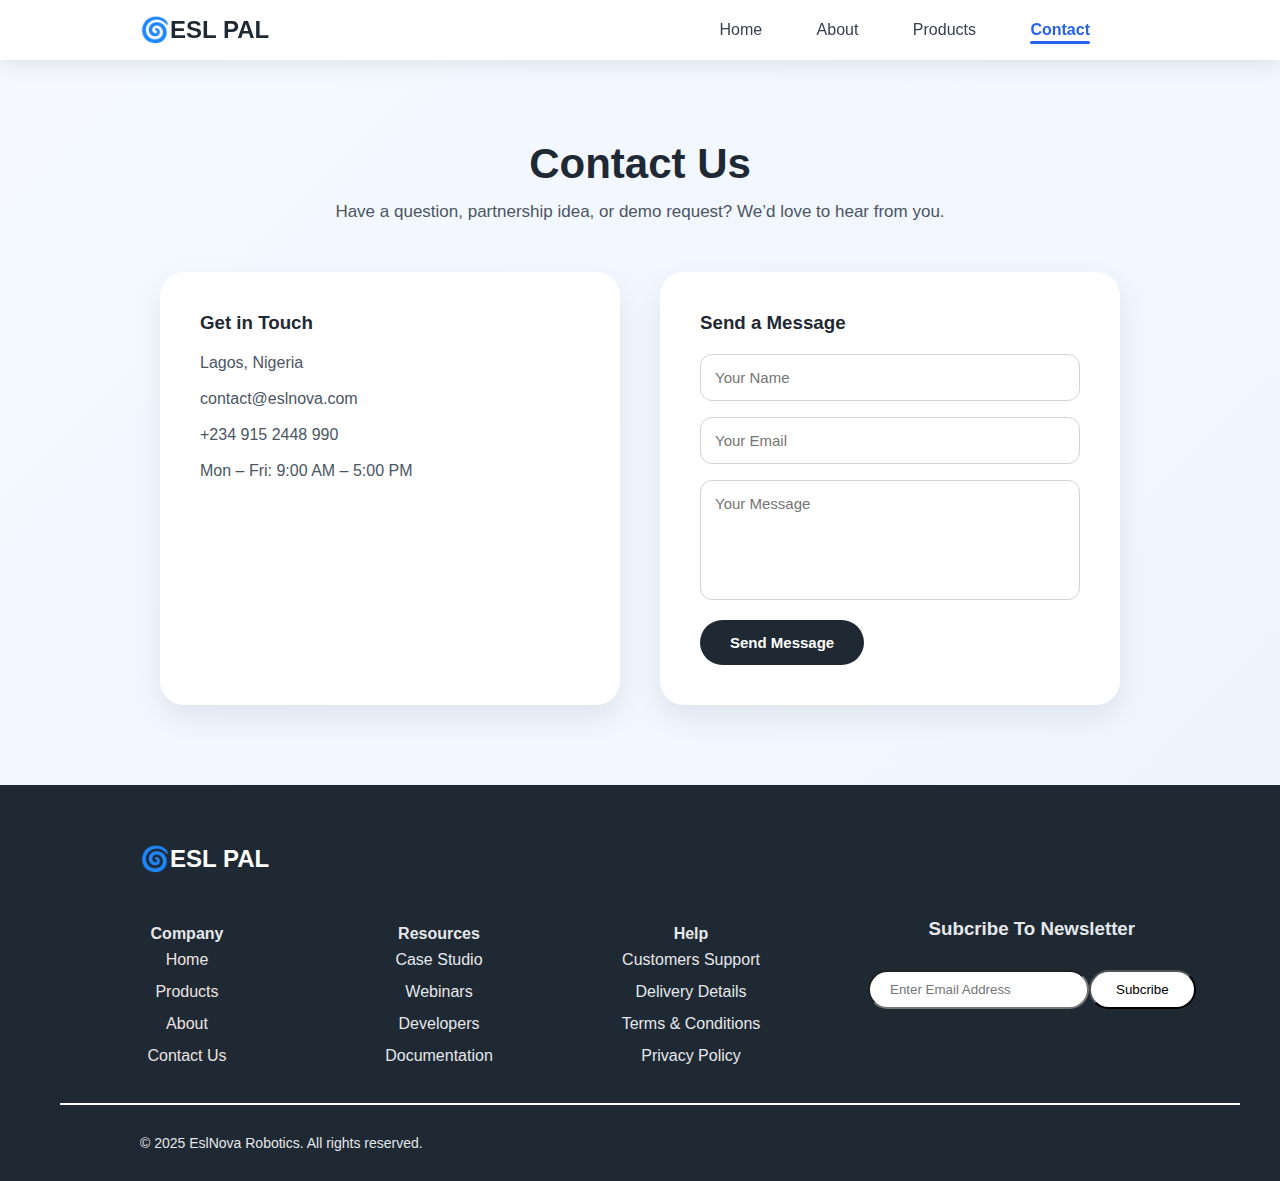
<file: pages/contact.html>
<!DOCTYPE html>
<html lang="en">

<head>
    <meta charset="UTF-8">
    <meta name="viewport" content="width=device-width, initial-scale=1.0">
    <title>ESL ContactUs</title>
    <link rel="stylesheet" href="./contact.css">
</head>

<body>
    <!-- HEADER -->
    <header>
        <div class="logo"><a href="../index.html">🌀ESL PAL</a></div>

        <!-- Desktop nav -->
        <nav class="desktop-nav">
            <a href="../index.html">Home</a>
            <a href="./about.html">About</a>
            <a href="./product.html">Products</a>
            <a href="./contact.html" class="active">Contact</a>
        </nav>

        <!-- Mobile hamburger -->
        <nav class="mobile-nav">
            <input type="checkbox" id="menu-toggle">
            <label for="menu-toggle" class="hamburger">
                <span></span>
                <span></span>
                <span></span>
            </label>

            <div class="menu">
                <div class="logos"><a href="../index.html">🌀ESL PAL</a></div>
                <ul>

                    <li><a href="../index.html">HOME</a></li>
                    <li><a href="./about.html">ABOUT</a></li>
                    <li><a href="./product.html">PRODUCTS</a></li>
                    <li><a href="./contact.html">CONTACT US</a></li>
                </ul>


            </div>
        </nav>
    </header>




    <!-- CONTACT -->
    <section class="contact">
        <h1>Contact Us</h1>
        <p>Have a question, partnership idea, or demo request? We’d love to hear from you.</p>


        <div class="contact-grid">


            <div class="contact-info">
                <h3>Get in Touch</h3>
                <div class="info-item"> Lagos, Nigeria</div>
                <div class="info-item"> contact@eslnova.com</div>
                <div class="info-item"> +234 915 2448 990</div>
                <div class="info-item"> Mon – Fri: 9:00 AM – 5:00 PM</div>
            </div>


            <div class="contact-form">
                <h3>Send a Message</h3>
                <form>
                    <input type="text" placeholder="Your Name" required>
                    <input type="email" placeholder="Your Email" required>
                    <textarea placeholder="Your Message"></textarea>
                    <button type="submit">Send Message</button>
                </form>
            </div>


        </div>
    </section>


    <!-- FOOTER -->
    <footer>
        <div class="logo">🌀ESL PAL</div>
        <div class="show">
            <div>
                <table>
                    <tr>
                        <th>Company</th>
                        <th>Resources</th>
                        <th>Help</th>
                    </tr>

                    <tr>
                        <td><a href="../index.html">Home</a></td>
                        <td>Case Studio</td>
                        <td>Customers Support</td>
                    </tr>

                    <tr>
                        <td><a href="./product.html">Products</a></td>
                        <td>Webinars</td>
                        <td>Delivery Details</td>
                    </tr>

                    <tr>
                        <td><a href="./about.html">About</a></td>
                        <td>Developers</td>
                        <td>Terms & Conditions</td>
                    </tr>

                    <tr>
                        <td><a href="./contact.html">Contact Us</a></td>
                        <td>Documentation</td>
                        <td>Privacy Policy</td>
                    </tr>
                </table>

            </div>
            <div id="showspace">
                <h3>Subcribe To Newsletter</h3>
                <div class="twins">
                    <div class="type">
                        <input type="text" placeholder="Enter Email Address">
                    </div>
                    <div>
                        <button>
                            Subcribe
                        </button>
                    </div>
                </div>

            </div>
        </div>

        <p>© 2025 EslNova Robotics. All rights reserved.</p>
    </footer>
</body>

</html>
</file>
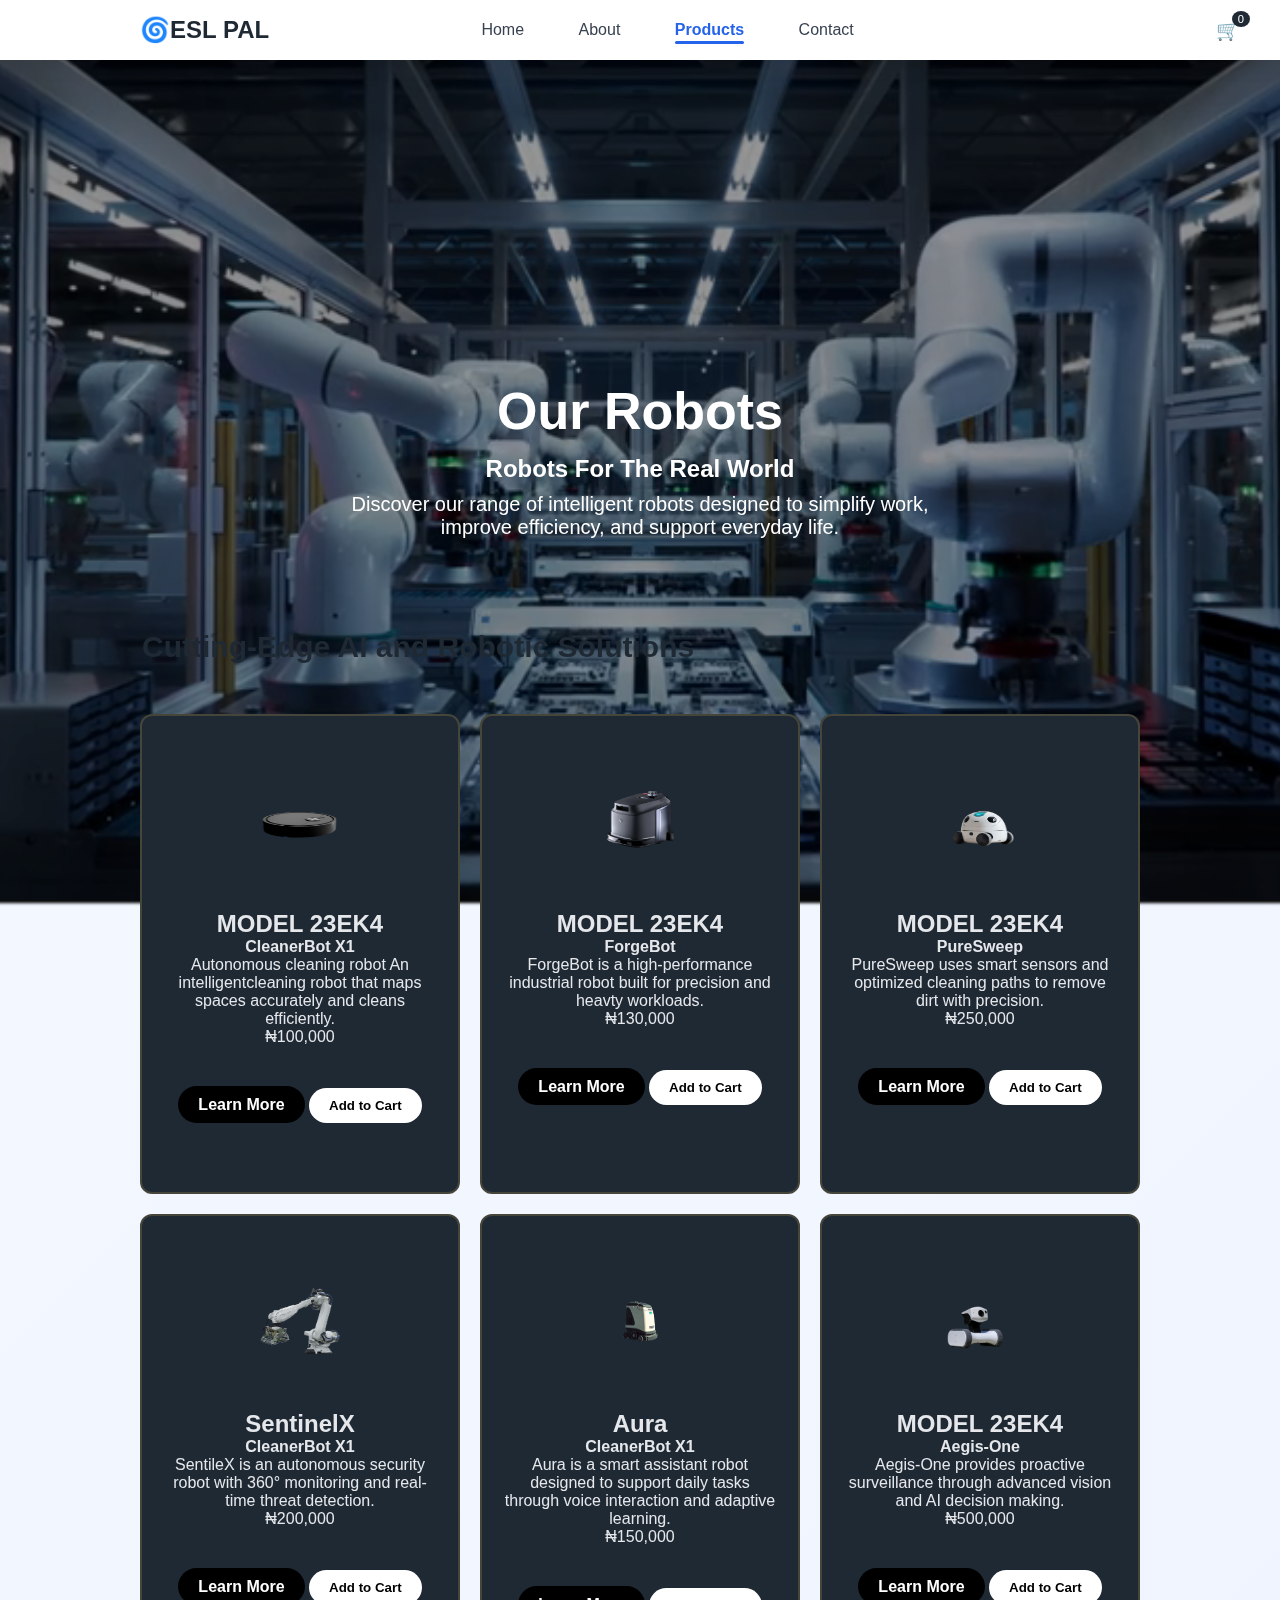
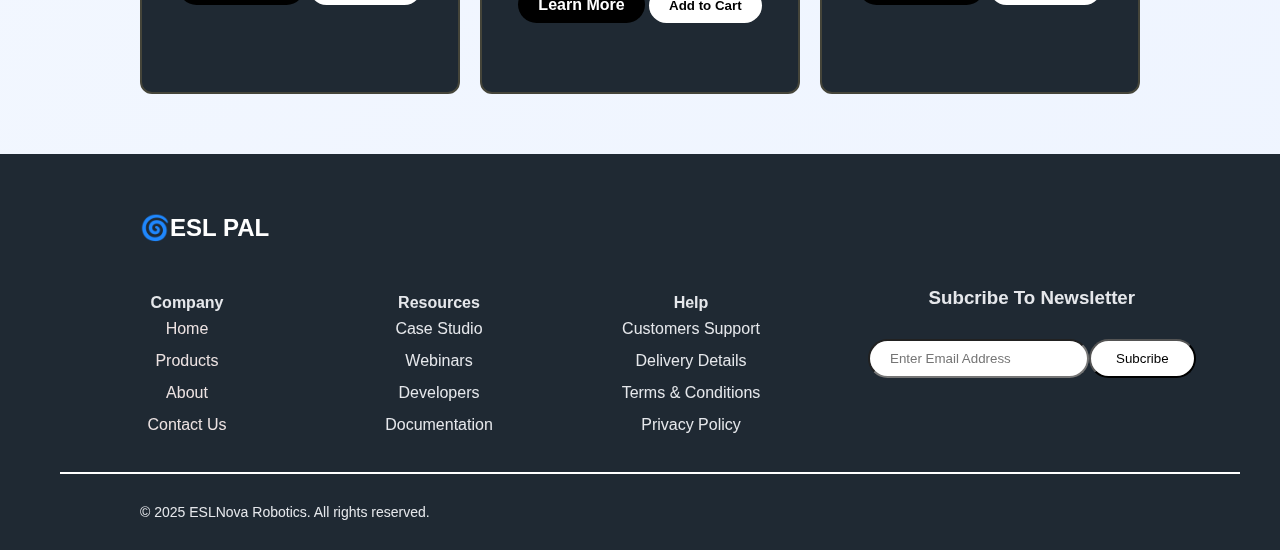
<file: pages/product.html>
<!DOCTYPE html>
<html lang="en">

<head>
    <meta charset="UTF-8">
    <meta name="viewport" content="width=device-width, initial-scale=1.0">
    <title>ESL ourProducts</title>
    <link rel="stylesheet" href="./product.css">
</head>

<body>
    <!-- HEADER -->
    <header>
        <div class="logo"><a href="../index.html">🌀ESL PAL</a></div>

        <!-- Desktop nav -->
        <nav class="desktop-nav">
            <a href="../index.html">Home</a>
            <a href="./about.html">About</a>
            <a href="./product.html" class="active">Products</a>

            <a href="./contact.html">Contact</a>
        </nav>
        <div class="cart-icon" onclick="toggleCart()">
            🛒 <span id="cart-count">0</span>
        </div>

        <!-- Mobile hamburger -->
        <nav class="mobile-nav">


            <input type="checkbox" id="menu-toggle">
            <label for="menu-toggle" class="hamburger">
                <span></span>
                <span></span>
                <span></span>
            </label>


            <div class="menu">
                <div class="logos"><a href="../index.html">🌀ESL PAL</a></div>


                <ul>
                    <li><a href="../index.html">HOME</a></li>
                    <li><a href="./about.html">ABOUT</a></li>
                    <li><a href="./product.html">PRODUCTS</a></li>
                    <li><a href="./contact.html">CONTACT US</a></li>
                </ul>
            </div>
        </nav>
    </header>


    <!-- <div class="carousel"> -->

    <!-- Radio buttons -->
    <!-- <input type="radio" name="slides" id="slide1" checked>
        <input type="radio" name="slides" id="slide2">
        <input type="radio" name="slides" id="slide3"> -->

    <!-- Slides -->
    <!-- <div class="slides">
            <div class="slide s1"></div>
            <div class="slide s2"></div>
            <div class="slide s3"></div>
        </div> -->

    <!-- Arrows -->
    <!-- <div class="arrows"> -->
    <!-- slide 1 -->
    <!-- <label for="slide3" class="arrow left a1">&#10094;</label>
            <label for="slide2" class="arrow right a1">&#10095;</label> -->

    <!-- slide 2 -->
    <!-- <label for="slide1" class="arrow left a2">&#10094;</label>
            <label for="slide3" class="arrow right a2">&#10095;</label> -->

    <!-- slide 3 -->
    <!-- <label for="slide2" class="arrow left a3">&#10094;</label>
            <label for="slide1" class="arrow right a3">&#10095;</label> -->
    <!-- </div> -->

    <!-- Dots -->
    <!-- <div class="dots">
            <label for="slide1"></label>
            <label for="slide2"></label>
            <label for="slide3"></label>
        </div> -->


    <!-- </div> -->


    <section class="page-title">
        <div class="roboot">
            <h1>Our Robots</h1>
            <h2>Robots For The Real World</h2>
            <p>Discover our range of intelligent robots designed to simplify work, improve efficiency, and support
                everyday
                life.
            </p>
        </div>

        <div class="hero-video">
            <video autoplay muted loop src="../assets/videos/robotvideo2.mp4"></video>

        </div>

    </section>


    <section class="product">
        <div class="headerT">
            <div>
                <h2>Cutting-Edge AI and Robotic Solutions </h2>
            </div>


        </div>

        <div class="card-showone">
            <div class="showone1">
                <div class="img">
                    <img src="../assets/images/robo6-removebg-preview (1).png" alt="cleaning-vaccum-robot">
                </div>
                <div class="content">
                    <h2>MODEL 23EK4</h2>
                    <h4>CleanerBot X1</h4>
                    <p>Autonomous cleaning robot

                        An intelligentcleaning robot that maps spaces accurately and cleans efficiently.</p>
                    <p class="price">₦100,000</p>
                    <div>
                        <a href="./contact.html">Learn More</a>

                        <button onclick="addToCart('CleanerBot X1', 100000)">
                            Add to Cart
                        </button>
                    </div>
                </div>

            </div>

            <div class="showone1">
                <div class="img">
                    <img src="../assets/images/blackcleaning1-removebg-preview.png" alt="">
                </div>
                <div class="content">
                    <h2>MODEL 23EK4</h2>
                    <h4>ForgeBot</h4>
                    <p>
                        ForgeBot is a high-performance industrial robot built for precision and heavty workloads.
                    </p>
                    <p class="price">₦130,000</p>
                    <div>
                        <a href="./contact.html">Learn More</a>

                        <button onclick="addToCart('CleanerBot X1', 130000)">
                            Add to Cart
                        </button>
                    </div>
                </div>

            </div>

            <div class="showone1">
                <div class="img">
                    <img src="../assets/images/robo2-removebg-preview.png" alt="">
                </div>
                <div class="content">
                    <h2>MODEL 23EK4</h2>
                    <h4>PureSweep</h4>
                    <p>
                        PureSweep uses smart sensors and optimized cleaning paths to remove dirt with precision.
                    </p>
                    <p class="price">₦250,000</p>
                    <div>
                        <a href="./contact.html">Learn More</a>

                        <button onclick="addToCart('CleanerBot X1', 250000)">
                            Add to Cart
                        </button>
                    </div>

                </div>
            </div>

            <div class="showone1">
                <div class="img">
                    <img src="../assets/images/industri4-removebg-preview.png" alt="">
                </div>
                <div class="content">
                    <h2>SentinelX</h2>
                    <h4>CleanerBot X1</h4>
                    <p>
                        SentileX is an autonomous security robot with 360° monitoring and real-time threat detection.
                    </p>
                    <p class="price">₦200,000</p>
                    <div>
                        <a href="./contact.html">Learn More</a>

                        <button onclick="addToCart('CleanerBot X1', 200000)">
                            Add to Cart
                        </button>
                    </div>

                </div>
            </div>

            <div class="showone1">
                <div class="img">
                    <img src="../assets/images/cleaningrobo1-removebg-preview.png" alt="">
                </div>
                <div class="content">
                    <h2>Aura</h2>
                    <h4>CleanerBot X1</h4>
                    <p>

                        Aura is a smart assistant robot designed to support daily tasks through voice interaction and
                        adaptive
                        learning.
                    </p>
                    <p class="price">₦150,000</p>
                    <div>
                        <a href="./contact.html">Learn More</a>

                        <button onclick="addToCart('CleanerBot X1', 150000)">
                            Add to Cart
                        </button>
                    </div>

                </div>
            </div>

            <div class="showone1">
                <div class="img">
                    <img src="../assets/images/securitybot1-removebg-preview.png" alt="">
                </div>
                <div class="content">
                    <h2>MODEL 23EK4</h2>
                    <h4>Aegis-One</h4>
                    <p>
                        Aegis-One provides proactive surveillance through advanced vision and AI decision making.
                    </p>
                    <p class="price">₦500,000</p>
                    <div>
                        <a href="./contact.html">Learn More</a>

                        <button onclick="addToCart('CleanerBot X1', 500000)">
                            Add to Cart
                        </button>
                    </div>

                </div>
            </div>




        </div>
        </div>


        </div>


        </div>
        </div>



        <!-- FOOTER -->
        <footer>
            <div class="logo">🌀ESL PAL</div>
            <div class="show">
                <div>
                    <table>
                        <tr>
                            <th>Company</th>
                            <th>Resources</th>
                            <th>Help</th>
                        </tr>

                        <tr>
                            <td><a href="../index.html">Home</a></td>
                            <td>Case Studio</td>
                            <td>Customers Support</td>
                        </tr>

                        <tr>
                            <td><a href="./product.html">Products</a></td>
                            <td>Webinars</td>
                            <td>Delivery Details</td>
                        </tr>

                        <tr>
                            <td><a href="./about.html">About</a></td>
                            <td>Developers</td>
                            <td>Terms & Conditions</td>
                        </tr>

                        <tr>
                            <td><a href="./contact.html">Contact Us</a></td>
                            <td>Documentation</td>
                            <td>Privacy Policy</td>
                        </tr>
                    </table>

                </div>
                <div id="showspace">
                    <h3>Subcribe To Newsletter</h3>
                    <div class="twins">
                        <div class="type">
                            <input type="text" placeholder="Enter Email Address">
                        </div>
                        <div>
                            <button>
                                Subcribe
                            </button>
                        </div>
                    </div>

                </div>
            </div>

            <p>© 2025 ESLNova Robotics. All rights reserved.</p>


        </footer>

        <div class="cart-panel" id="cart">
            <h3>Your Cart</h3>
            <ul id="cart-items"></ul>
            <ul id="cart-items"></ul>


            <p class="total">
                Total: ₦<span id="cart-total">0</span>
            </p>

            <button onclick="checkout()">Checkout</button>
        </div>

        <script>
            let cart = [];

            function addToCart(name, price) {
                cart.push({ name, price });
                updateCart();
            }

            function updateCart() {
                const cartItems = document.getElementById("cart-items");
                const cartCount = document.getElementById("cart-count");
                const cartTotal = document.getElementById("cart-total");

                cartItems.innerHTML = "";
                let total = 0;

                cart.forEach((item, index) => {
                    total += item.price;

                    const li = document.createElement("li");
                    li.innerHTML = `
        <span>${item.name}</span>
        <span>
          ₦${item.price.toLocaleString()}
          <button onclick="removeItem(${index})">✖</button>
        </span>
      `;
                    cartItems.appendChild(li);
                });

                cartCount.innerText = cart.length;
                cartTotal.innerText = total.toLocaleString();
            }

            function removeItem(index) {
                cart.splice(index, 1);
                updateCart();
            }

            function toggleCart() {
                const cart = document.getElementById("cart");
                cart.classList.toggle("show");
            }

            function checkout() {
                alert(
                    "Your order has been made successfully.\nYou will receive an email from us."
                );

                cart = [];
                updateCart();
                toggleCart();
            }
        </script>



</body>

</html>
</file>
<file: pages/product.css>
* {
    margin: 0;
    padding: 0;
    box-sizing: border-box;
    font-family: 'Segoe UI', Tahoma, Geneva, Verdana, sans-serif;
}


body {
    background: linear-gradient(135deg, #f5f9ff, #eef4ff);
    color: #1f2933;
}

/* PAGE TRANSITION */
body {
    animation: pageFade 0.6s ease;
}

@keyframes pageFade {
    from {
        opacity: 0;
        transform: translateY(12px);
    }

    to {
        opacity: 1;
        transform: translateY(0);
    }
}



/* HEADER */
/* HEADER */
header {
    background: #ffffff;
    padding: 16px 40px;
    display: flex;
    justify-content: space-between;
    align-items: center;
    box-shadow: 0 6px 20px rgba(0, 0, 0, 0.08);
    position: sticky;
    top: 0;
    z-index: 999;
}

.logo {
    font-size: 24px;
    font-weight: 700;
    color: #2563eb;
}

.logo a {
    text-decoration: none;
    color: #1f2933;
}

nav.desktop-nav a {
    margin-right: 50px;
    text-decoration: none;
    color: #374151;
    font-weight: 500;
    position: relative;
}

nav.desktop-nav a:hover {
    color: #2563eb;
}

nav.desktop-nav a.active {
    color: #2563eb;
    font-weight: 600;
}

nav.desktop-nav a.active::after {
    content: "";
    position: absolute;
    left: 0;
    bottom: -6px;
    width: 100%;
    height: 3px;
    background: #2563eb;
    border-radius: 2px;
}

/* MOBILE NAV */
.mobile-nav {
    position: relative;
    z-index: 1001;
}

/* Hide checkbox */
#menu-toggle {
    display: none;
}

/* Hamburger button */
.hamburger {
    width: 30px;
    height: 22px;
    cursor: pointer;
    display: flex;
    flex-direction: column;
    justify-content: space-between;
    padding: 10px;
}

.hamburger span {
    height: 3px;
    width: 100%;
    background: #000;
    display: block;
    transition: 0.3s ease;
}

/* Animate to X */
#menu-toggle:checked+.hamburger span:nth-child(1) {
    transform: translateY(9px) rotate(45deg);
}

#menu-toggle:checked+.hamburger span:nth-child(2) {
    opacity: 0;
}

#menu-toggle:checked+.hamburger span:nth-child(3) {
    transform: translateY(-9px) rotate(-45deg);
}

/* Menu */
.menu {
    position: fixed;
    top: 0;
    left: -50vw;
    width: 50vw;
    height: 100vh;
    background: #1f2933;
    padding: 60px 20px;
    transition: left 0.3s ease;
    box-shadow: 2px 0 10px rgba(0, 0, 0, 0.2);
    z-index: 1002;
}

#menu-toggle:checked~.menu {
    left: 0;
}

.menu ul {
    list-style: none;
    padding: 0;
}

.menu li {
    margin-bottom: 20px;
}

.menu a {
    text-decoration: none;
    font-size: 18px;
    color: #fff;
}

/* Mobile hamburger container */
.mobile-nav {
    display: flex;
    align-items: center;
    z-index: 1001;
}

/* Hamburger button */
.hamburger {
    display: flex;
    /* ensure it's visible */
    flex-direction: column;
    justify-content: space-between;
    width: 30px;
    height: 22px;
    cursor: pointer;
    padding: 0;
    /* remove extra padding */
}

/* Hamburger lines */
.hamburger span {
    display: block;
    height: 3px;
    width: 30px;
    background: #000;
    transition: 0.3s ease;
}




/* MEDIA QUERIES */

/* Hide mobile nav by default on desktop */
@media (min-width: 900px) {
    .mobile-nav {
        display: none;
    }

    .logo {
        margin-left: 100px;
    }

    .desktop-nav {
        margin-right: 100px;

    }
}

/* Hide desktop nav on mobile/tablet */
@media (max-width: 900px) {
    .desktop-nav {
        display: none;
    }

    .logos {
        margin-bottom: 30px;

    }

    /*  */
}


/* carousel */
/* 
.carousel {
    position: relative;
    max-width: 1700px;
    height: 500px;
    margin: 0 auto;
    overflow: hidden;
}

/* Hide radios */
/* .carousel input {
    display: none;
} */

/* Slides */
/* .slides {
    position: relative;
    width: 100%;
    height: 100%;
}

.slide {
    position: absolute;
    inset: 0;
    opacity: 0;
    transition: opacity 0.8s ease-in-out;
    background-size: cover;
    background-position: center;
} */

/* Images */
/* .s1 {
    background-image: url(../assets/images/carousel3.png);
}

.s2 {
    background-image: url(../assets/images/carousel2.png);
}

.s3 {
    background-image: url(../assets/images/carouselvaccum2.png);
} */

/* Active slide */
/* #slide1:checked~.slides .s1,
#slide2:checked~.slides .s2,
#slide3:checked~.slides .s3 {
    opacity: 1;
} */

/* Arrows */
/* .arrow {
    position: absolute;
    top: 50%;
    transform: translateY(-50%);
    font-size: 30px;
    padding: 8px 12px;
    color: #fff;
    background: rgba(0, 0, 0, 0.5);
    cursor: pointer;
    user-select: none;
    z-index: 5;
}

.left {
    left: 10px;
}

.right {
    right: 10px;
} */

/* Show correct arrows */
/* .a1,
.a2,
.a3 {
    display: none;
}

#slide1:checked~.arrows .a1,
#slide2:checked~.arrows .a2,
#slide3:checked~.arrows .a3 {
    display: block;
} */

/* Dots */
/* .dots {
    position: absolute;
    bottom: 15px;
    width: 100%;
    text-align: center;
}

.dots label {
    display: inline-block;
    width: 12px;
    height: 12px;
    margin: 0 6px;
    background: #ccc;
    border-radius: 50%;
    cursor: pointer;
}

#slide1:checked~.dots label:nth-child(1),
#slide2:checked~.dots label:nth-child(2),
#slide3:checked~.dots label:nth-child(3) {
    background: #333;
} */

/* Mobile */
/* @media (max-width: 600px) {
    .carousel {
        height: 250px;
    }
} */
*/
/* PAGE TITLE */




.page-title {
    /* background-image: url(../assets/images/productcarousel-robotcleaning1.jpg); */
    background-position: center;
    background-size: cover;
    background-repeat: no-repeat;
    height: 500px;
    text-align: center;
    padding: 70px 20px 40px;
    /* margin-bottom: 200px; */
}

.page-title {
    margin-top: 200px;
}

.page-title h1 {
    margin-top: 30px;
    font-size: 52px;
    margin-bottom: 14px;
    text-align: center;
    color: white;
}

.page-title h2 {
    text-align: center;
    color: white;
}

.roboot {
    position: absolute;
    top: 50%;
    left: 50%;
    transform: translate(-50%, -50%);
}

.page-title p {
    font-size: 20px;
    color: white;
    max-width: 600px;
    margin: 10px auto;
    text-align: center;
}

.hero-video video {
    position: absolute;
    top: 50%;
    left: 50%;
    width: auto;
    height: 100%;
    min-width: 100%;
    min-height: 100%;
    transform: translate(-50%, -50%);
    object-fit: cover;
    z-index: -2;
    box-shadow: 2px 3px 3px black;
    /* behind text */
}

/* optional overlay to darken video for readability */
.page-title::before {
    content: '';
    position: absolute;
    top: 0;
    left: 0;
    width: 100%;
    height: 100%;
    background: rgba(0, 0, 0, 0.4);
    /* adjust darkness */
    z-index: -1;
}


.showpro {
    margin-top: 100px;
    display: flex;
    flex-direction: row;
    justify-content: space-around;
    align-items: center;

    div img {
        border-radius: 50px;
    }
}


/* product styling  */



.headerT {
    margin: 0 142px;
    margin-right: 190px;
    display: flex;
    flex-direction: row;
    justify-content: space-between;
    margin-bottom: 50px;

    h2 {
        font-size: 30px;
    }
}

.headerT .headerT div a {
    text-decoration: none;
    color: white;
    background-color: #1f2933;
    padding: 15px;
    border-radius: 30px;
    margin-top: 130px;
}


.card-showone {
    display: flex;
    flex-wrap: wrap;
    justify-content: center;
    align-items: center;
    gap: 20px;
}

.showone1 {
    height: 480px;
    width: 320px;
    border: 2px solid rgb(69, 69, 58);
    display: flex;
    flex-direction: column;
    padding: 20px;
    align-items: center;
    background-color: #1f2933;
    color: #e5e7eb;
    border-radius: 12px;
}

.showone1 .content {
    text-align: center;

}


.showone1 img {
    width: 100px;
    height: 70px;
}

.showone1 button {
    margin-top: -50px;
    padding: 10px 20px;
    border-radius: 30px;
    border: none;
    background: white;
    color: black;
    cursor: pointer;
    font-weight: 700;
}

.showone1 button:hover {
    transition: transform 0.2s ease, box-shadow 0.2s ease;
    background: rgb(0, 0, 0);
    color: rgb(255, 255, 255);
}

.showone1:hover {
    transform: translateY(-8px);
}


#mess {
    margin-left: 50px;
    margin-right: 200px;
}


.showone1 a {
    margin-top: 20px;
    padding: 10px 20px;
    border-radius: 30px;
    border: none;
    background: rgb(0, 0, 0);
    color: rgb(255, 255, 255);
    cursor: pointer;
    font-weight: 700;
    text-decoration: none;

}

.showone1 div {
    margin-top: 50px;
}

.showone1 div a:hover {
    transition: transform 0.2s ease, box-shadow 0.2s ease;
    background: white;
    color: black;
}






/* FOOTER */
footer {
    background: #1f2933;
    color: #e5e7eb;
    padding: 30px 40px;
    text-align: center;
    margin-top: 60px;
}

footer .logo {
    color: white;
    text-align: left;
    /* margin-left: 100px; */
    margin-top: 30px;
    /* margin-right: 100px; */
}

footer table {
    /* margin-left: 100px; */
    margin-top: 50px;
}

.show {
    margin-left: 20px;
    display: flex;
    flex-direction: row;
    justify-content: flex-start;
    padding-bottom: 30px;
    border-bottom: 2px solid white;
}

table tr td {
    height: 30px;
    width: 250px;
}

table tr td a {
    color: rgb(236, 226, 226);
    text-decoration: none;
}

#showspace {
    margin-left: 50px;

}

#showspace h3 {
    margin-top: 45px;
}

.twins {
    display: flex;
    flex-direction: row;
}

.twins .type input {
    padding: 10px 20px;
    border-radius: 30px;
    margin-top: 30px;
}

.twins button {
    margin-top: 30px;
    padding: 10px 25px;
    border-radius: 30px;

    background: white;
    color: black;


}


.twins button:hover {
    background: black;
    color: white;
    animation: pageFade 0.6s ease;
}

footer p {
    margin-top: 30px;
    margin-left: 100px;
    font-size: 14px;
    text-align: left;
}

/* ===== CART ICON ===== */
.cart-icon {
    cursor: pointer;
    position: relative;
    font-size: 1.2rem;
}

#cart-count {
    position: absolute;
    top: -8px;
    right: -10px;
    background: #1f2933;
    color: white;
    padding: 2px 6px;
    border-radius: 50%;
    font-size: 0.7rem;
}

/* ===== CART PANEL ===== */
.cart-panel {
    position: fixed;
    top: 80px;
    right: 20px;
    width: 300px;
    background: #0b0f1a;
    color: #fff;
    padding: 15px;
    border-radius: 12px;
    box-shadow: 0 0 20px rgba(0, 255, 204, 0.2);
    display: none;
    z-index: 9999;
}

.cart-panel.show {
    display: block;
}

.cart-panel h3 {
    margin-bottom: 10px;
    text-align: center;
}

.cart-panel ul {
    list-style: none;
    padding: 0;
    margin: 10px 0;
}

.cart-panel li {
    display: flex;
    justify-content: space-between;
    align-items: center;
    font-size: 0.9rem;
    margin-bottom: 8px;
}

.cart-panel li button {
    background: none;
    border: none;
    color: red;
    cursor: pointer;
    margin-left: 8px;
}

.total {
    margin-top: 10px;
    font-weight: bold;
    text-align: center;
}

/* ===== CHECKOUT BUTTON ===== */
.cart-panel button {
    width: 100%;
    margin-top: 10px;
    padding: 8px;
    background: #1f2933;
    border: none;
    border-radius: 6px;
    cursor: pointer;
    font-weight: bold;
}

/* ===== ADD TO CART BUTTON ===== */
.product-card .price {
    margin-top: 10px;
    font-size: 20px;
    color: #2563eb;
}

.product-card button {
    padding: 10px 18px;
    background: white;
    border: none;
    border-radius: 20px;
    cursor: pointer;
    margin-top: 8px;
}

.product-card button:hover {
    background: black;
    color: white;
}





/* RESPONSIVE */
@media (max-width: 768px) {
    nav {
        display: none;
    }

    .menu {
        height: 200vh;
        width: 50vw;
    }

    .page-title h1 {
        font-size: 34px;
    }

    /* product styling */

    .desktopcart {
        display: none;
    }



    .headerT {
        margin-left: 10px;
        margin-right: 0;
        display: flex;
        flex-direction: row;
        justify-content: space-between;
    }

    .showone {
        color: white;
        display: flex;
        flex-direction: column;
        margin-left: 0;
        width: 100vw;
        height: 800px;
        margin-bottom: 50px;
    }


    #bigg {
        .protext {
            margin-top: 100px;
        }
    }

    .protext {
        margin: 0;
        margin-top: 50px;
        margin-bottom: 150px;
        color: white;
    }

    .protext {
        text-align: center;


        h3 {
            margin-top: 10px;
            margin-bottom: 10px;
            font-size: 30px;
        }

        p {
            color: white;
            margin: 0 20px;
        }
    }

    #mess {
        margin-left: 0;
        margin-right: 0;
    }

    #big {
        margin-left: 0;

    }

    .intel {
        width: 100px;
    }

    .protext img {
        display: none;
    }








    /* footer */
    footer .logo {
        margin-left: 20px;
    }

    .show {
        display: flex;
        flex-direction: column;
        justify-content: space-between;
    }

    .showspace {
        align-items: center;
    }

    #showspace h3 {
        margin-top: 20px;
        text-align: center;
        margin-left: 0;
        margin-right: 75px;
    }

    .twins {
        margin-right: 0;
        display: flex;
        flex-direction: column;
    }

    .type {
        margin-bottom: 20px;
        margin-left: 0;
        margin-right: 75px;

    }

    .twins button {
        margin-top: 0;
        margin-left: 0;
        margin-right: 75px;
    }

    .twins {
        display: flex;
        flex-direction: column;
        margin-left: 0;
        justify-content: flex-start;

    }

    footer p {
        margin: 0;
    }


    footer {
        padding: 30px 20px;
    }



    .showspace h3 {
        margin-right: 130px;
    }

    .twins .type {
        margin-right: 80px;
    }

    .twins div button {
        margin-right: 90px;
    }



}

@media (min-width: 768px) and (max-width: 1180px) {
    .showone {
        height: 900px;

        img {
            width: 500px;
            margin-left: 130px;
            /* height: 400px; */
        }


    }

    #messpic {
        margin-left: 150px;
        height: 400px;
    }

    .protext {
        font-size: 20px;
    }
}

@media (min-width: 800px) and (max-width: 1280px) {
    .page-title {
        margin-top: 350px;
    }

    .product {
        margin-top: 570px;
    }

    .showone {
        margin-left: 0;
        height: 500px;

        img {
            width: 400px;
            margin-left: 0;
            margin-top: 30px;
            height: 400px;
        }
    }

    #mess {
        margin-right: 0;
        margin-right: 500px;

    }

    #messpic {
        margin-left: 0;
        height: 400px;
    }

    .protext {
        margin-left: 0;
        margin-right: 450px;
    }

    #bat {
        height: 550px;
    }

    .show {
        margin-right: ;

    }



}
</file>
<file: pages/contact.css>
/* ================================
GLOBAL RESET
================================ */
* {
    margin: 0;
    padding: 0;
    box-sizing: border-box;
    font-family: 'Segoe UI', Tahoma, Geneva, Verdana, sans-serif;
}


/* ================================
 PAGE TRANSITION (REUSABLE) 
================================ */
body {
    background: linear-gradient(135deg, #f5f9ff, #eef4ff);
    color: #1f2933;
    animation: pageFade 0.6s ease;
}

/* HEADER */
/* HEADER */
header {
    background: #ffffff;
    padding: 16px 40px;
    display: flex;
    justify-content: space-between;
    align-items: center;
    box-shadow: 0 6px 20px rgba(0, 0, 0, 0.08);
    position: sticky;
    top: 0;
    z-index: 999;
}

.logo {
    font-size: 24px;
    font-weight: 700;
    color: #2563eb;
}

.logo a {
    text-decoration: none;
    color: #1f2933;
}

nav.desktop-nav a {
    margin-right: 50px;
    text-decoration: none;
    color: #374151;
    font-weight: 500;
    position: relative;
}

nav.desktop-nav a:hover {
    color: #2563eb;
}

nav.desktop-nav a.active {
    color: #2563eb;
    font-weight: 600;
}

nav.desktop-nav a.active::after {
    content: "";
    position: absolute;
    left: 0;
    bottom: -6px;
    width: 100%;
    height: 3px;
    background: #2563eb;
    border-radius: 2px;
}

/* MOBILE NAV */
.mobile-nav {
    position: relative;
    z-index: 1001;
}

/* Hide checkbox */
#menu-toggle {
    display: none;
}

/* Hamburger button */
.hamburger {
    width: 30px;
    height: 22px;
    cursor: pointer;
    display: flex;
    flex-direction: column;
    justify-content: space-between;
    padding: 10px;
}

.hamburger span {
    height: 3px;
    width: 100%;
    background: #000;
    display: block;
    transition: 0.3s ease;
}

/* Animate to X */
#menu-toggle:checked+.hamburger span:nth-child(1) {
    transform: translateY(9px) rotate(45deg);
}

#menu-toggle:checked+.hamburger span:nth-child(2) {
    opacity: 0;
}

#menu-toggle:checked+.hamburger span:nth-child(3) {
    transform: translateY(-9px) rotate(-45deg);
}

/* Menu */
.menu {
    position: fixed;
    top: 0;
    left: -50vw;
    width: 50vw;
    height: 100vh;
    background: #1f2933;
    padding: 60px 20px;
    transition: left 0.3s ease;
    box-shadow: 2px 0 10px rgba(0, 0, 0, 0.2);
    z-index: 1002;
}

#menu-toggle:checked~.menu {
    left: 0;
}

.menu ul {
    margin-top: 50px;
    list-style: none;
    padding: 0;
}

.menu li {
    margin-bottom: 20px;

}

.menu a {
    text-decoration: none;
    font-size: 18px;
    color: #fff;

}

#highlight {
    background: black;
    padding: 10px;
    border-radius: 20px;
    margin-top: 100px;
    text-align: center;
}

/* Mobile hamburger container */
.mobile-nav {
    display: flex;
    align-items: center;
    z-index: 1001;
}

/* Hamburger button */
.hamburger {
    display: flex;
    /* ensure it's visible */
    flex-direction: column;
    justify-content: space-between;
    width: 30px;
    height: 22px;
    cursor: pointer;
    padding: 0;
    /* remove extra padding */
}

/* Hamburger lines */
.hamburger span {
    display: block;
    height: 3px;
    width: 30px;
    background: #000;
    transition: 0.3s ease;
}




/* MEDIA QUERIES */

/* Hide mobile nav by default on desktop */
@media (min-width: 900px) {
    .mobile-nav {
        display: none;
    }

    .logo {
        margin-left: 100px;
    }

    .desktop-nav {
        margin-right: 100px;

    }
}

/* Hide desktop nav on mobile/tablet */
@media (max-width: 900px) {
    .desktop-nav {
        display: none;
    }

    .logos {
        margin-bottom: 30px;

    }
}


/* CONTACT SECTION */
.contact {
    margin-left: 100px;
    margin-right: 100px;
    max-width: 1000px;
    margin: 80px auto;
    padding: 0 20px;
}


.contact h1 {
    text-align: center;
    font-size: 42px;
    margin-bottom: 14px;
}


.contact p {
    text-align: center;
    font-size: 17px;
    color: #4b5563;
    margin-bottom: 50px;
}


.contact-grid {
    display: grid;
    grid-template-columns: 1fr 1fr;
    gap: 40px;
}


/* CONTACT INFO */
.contact-info {
    background: #ffffff;
    padding: 40px;
    border-radius: 24px;
    box-shadow: 0 12px 30px rgba(0, 0, 0, 0.08);
}


.contact-info h3 {
    margin-bottom: 20px;
}


.info-item {
    margin-bottom: 18px;
    color: #4b5563;
    font-size: 16px;
}

/* FORM */
.contact-form {
    background: #ffffff;
    padding: 40px;
    border-radius: 24px;
    box-shadow: 0 12px 30px rgba(0, 0, 0, 0.08);
}


.contact-form h3 {
    margin-bottom: 20px;
}


.contact-form input,
.contact-form textarea {
    width: 100%;
    padding: 14px;
    margin-bottom: 16px;
    border-radius: 12px;
    border: 1px solid #d1d5db;
    font-size: 15px;
}


.contact-form textarea {
    resize: none;
    height: 120px;
}


.contact-form button {
    padding: 14px 30px;
    border: none;
    border-radius: 30px;
    background: #1f2933;
    color: #ffffff;
    font-size: 15px;
    font-weight: 600;
    cursor: pointer;
    transition: transform 0.2s ease, box-shadow 0.2s ease;
}


.contact-form button:hover {
    transform: translateY(-3px);
    box-shadow: 0 10px 25px rgba(37, 99, 235, 0.35);
}




@keyframes pageFade {
    from {
        opacity: 0;
        transform: translateY(12px);
    }

    to {
        opacity: 1;
        transform: translateY(0);
    }
}


/* FOOTER */
footer {
    background: #1f2933;
    color: #e5e7eb;
    padding: 30px 40px;
    text-align: center;
    margin-top: 60px;
}

footer .logo {
    color: white;
    text-align: left;
    /* margin-left: 100px; */
    margin-top: 30px;
    /* margin-right: 100px; */
}

footer table {
    /* margin-left: 100px; */
    margin-top: 50px;
}

.show {
    margin-left: 20px;
    display: flex;
    flex-direction: row;
    justify-content: flex-start;
    padding-bottom: 30px;
    border-bottom: 2px solid white;
}

table tr td {
    height: 30px;
    width: 250px;
}

table tr td a {
    color: rgb(236, 226, 226);
    text-decoration: none;
}

#showspace {
    margin-left: 50px;

}

#showspace h3 {
    margin-top: 45px;
}

.twins {
    display: flex;
    flex-direction: row;
}

.twins .type input {
    padding: 10px 20px;
    border-radius: 30px;
    margin-top: 30px;
}

.twins button {
    margin-top: 30px;
    padding: 10px 25px;
    border-radius: 30px;

    background: white;
    color: black;


}


.twins button:hover {
    background: black;
    color: white;
    animation: pageFade 0.6s ease;
}

footer p {
    margin-top: 30px;
    margin-left: 100px;
    font-size: 14px;
    text-align: left;
}

/* RESPONSIVE */
@media (max-width: 900px) {

    header nav:not(.mobile-nav) {
        display: none;
    }



    .contact-grid {
        grid-template-columns: 1fr;
    }


    .contact h1 {
        font-size: 34px;
    }

    nav {
        display: none;
    }


     /* footer */
    footer .logo {
        margin-left: 20px;
    }

    .show {
        display: flex;
        flex-direction: column;
        justify-content: space-between;
    }

    .showspace {
        align-items: center;
    }

    #showspace h3 {
        margin-top: 20px;
        text-align: center;
        margin-left: 0;
        margin-right: 75px;
    }

    .twins {
        margin-right: 0;
        display: flex;
        flex-direction: column;
    }

    .type {
        margin-bottom: 20px;
        margin-left: 0;
        margin-right: 75px;

    }

    .twins button {
        margin-top: 0;
        margin-left: 0;
        margin-right: 75px;
    }

    .twins {
        display: flex;
        flex-direction: column;
        margin-left: 0;
        justify-content: flex-start;

    }

    footer p {
        margin: 0;
    }


    footer {
        padding: 30px 20px;
    }

     .showspace h3 {
        margin-right: 130px;
    }

    .twins .type {
        margin-right: 80px;
    }

    .twins div button {
        margin-right: 90px;
    }


   
}

@media (min-width: 800px) and (max-width: 1280px) {
    .menu ul li {
        font-size: 30px;
        margin-left: 200px;
    }
}
</file>
